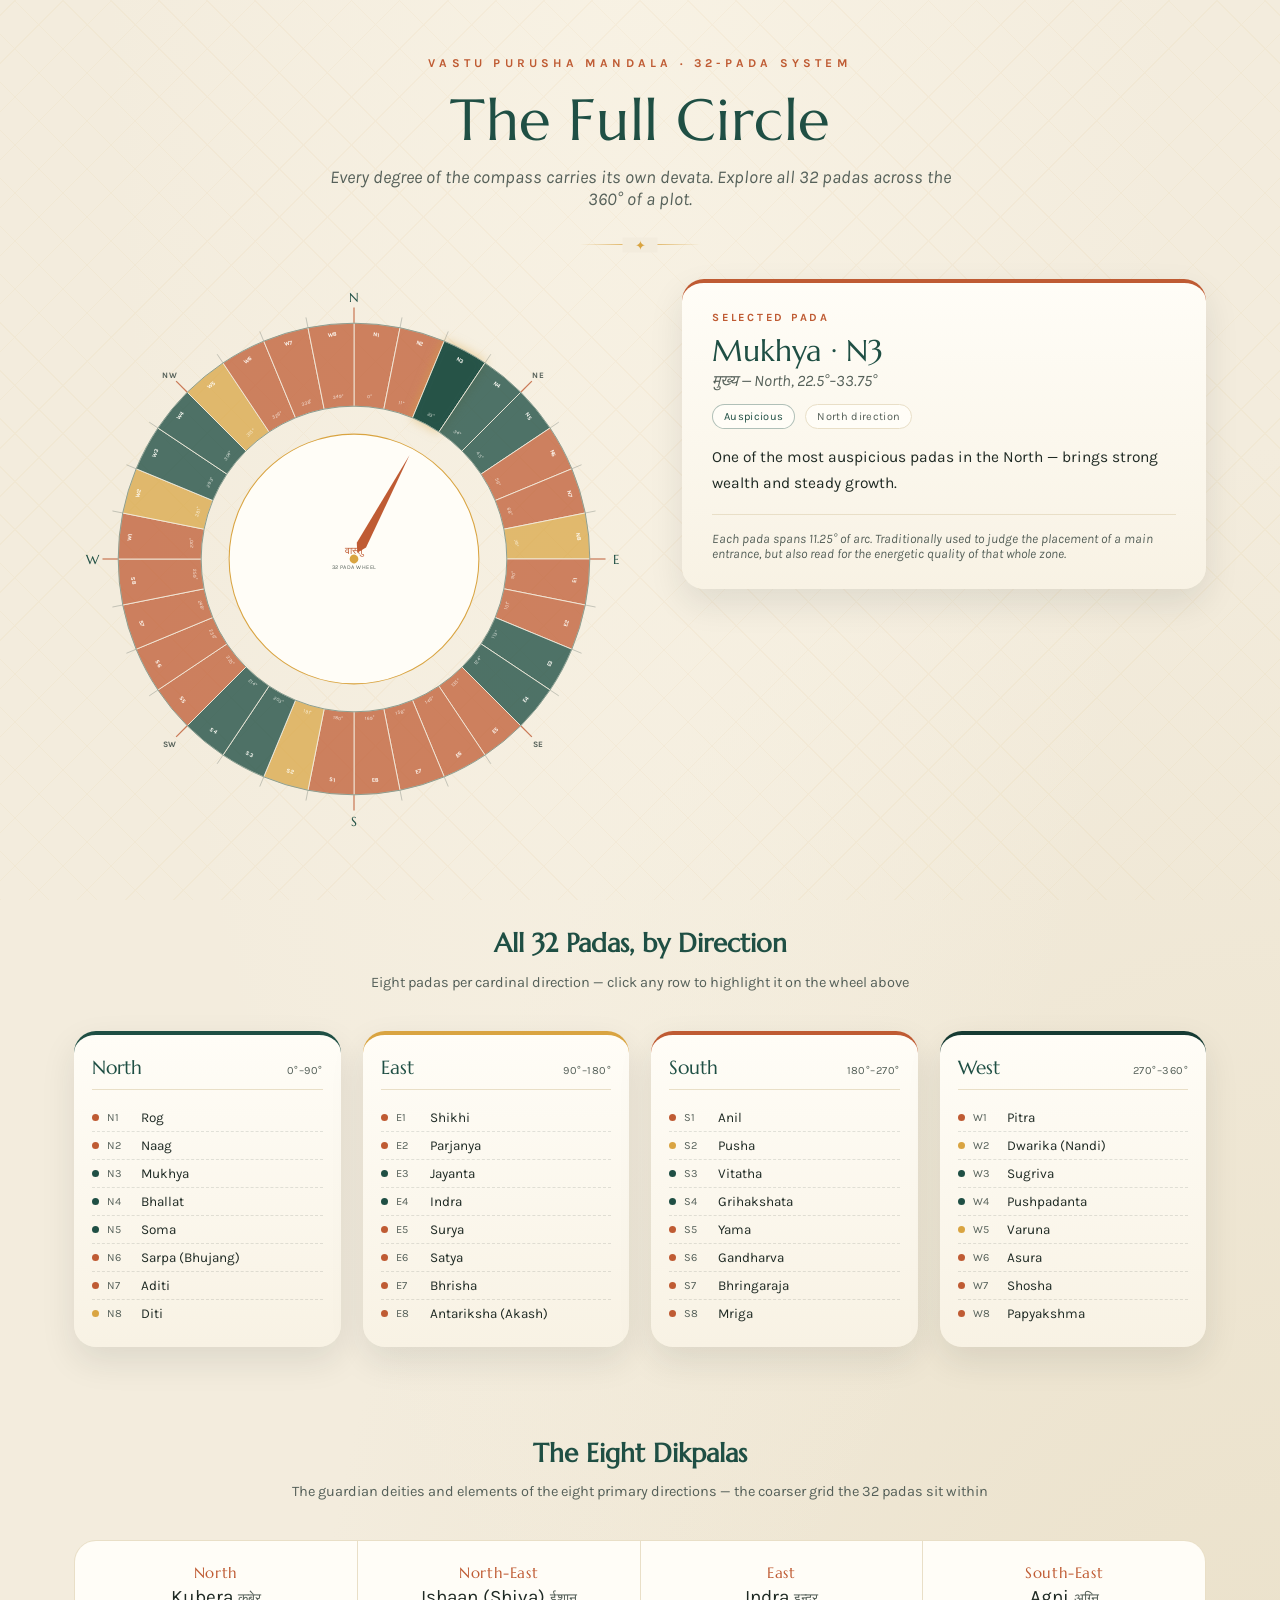
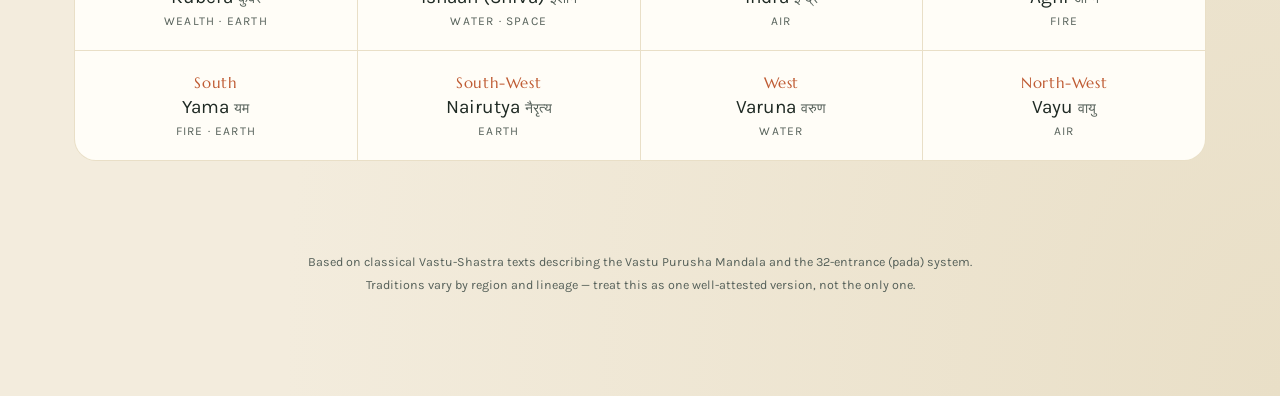
<file: 32_Pada_System.html>
<!DOCTYPE html>
<html lang="en">
<head>
<meta charset="UTF-8">
<meta name="viewport" content="width=device-width, initial-scale=1.0">
<title>The 32 Padas — Vastu Shastra 360° Compass</title>
<link rel="preconnect" href="https://fonts.googleapis.com">
<link href="https://fonts.googleapis.com/css2?family=Marcellus&family=Karla:wght@400;500;600;700&display=swap" rel="stylesheet">
<style>
  :root{
    --ink:#1F2A24;
    --ink-dim:#556059;
    --night:#F3ECDD;
    --night-2:#FFFDF7;
    --night-3:#F8F2E4;
    --gold:#D9A441;
    --gold-soft:#BF5B33;
    --vermilion:#BF5B33;
    --vermilion-soft:#BF5B33;
    --teal:#1F4F44;
    --line:#E9DFC7;
    --good:#1F4F44;
    --bad:#BF5B33;
    --neutral:#D9A441;
  }
  *{box-sizing:border-box;}
  html,body{margin:0;padding:0;}
  body{
    background:
      radial-gradient(ellipse at 50% -10%, var(--night-3) 0%, transparent 60%),
      radial-gradient(ellipse at 100% 100%, var(--line) 0%, transparent 55%),
      var(--night);
    color:var(--ink);
    font-family:'Karla', sans-serif;
    min-height:100vh;
    -webkit-font-smoothing:antialiased;
  }
  .bg-motif{
    position:fixed; inset:0; pointer-events:none; z-index:0; opacity:0.05;
    background-image:
      repeating-linear-gradient(45deg, var(--gold) 0, var(--gold) 1px, transparent 1px, transparent 34px),
      repeating-linear-gradient(-45deg, var(--gold) 0, var(--gold) 1px, transparent 1px, transparent 34px);
  }
  .wrap{position:relative; z-index:1; max-width:1180px; margin:0 auto; padding:56px 24px 100px;}

  header{text-align:center; margin-bottom:8px;}
  .eyebrow{
    font-family:'Karla', sans-serif; letter-spacing:0.35em; text-transform:uppercase;
    font-size:12px; color:var(--gold-soft); font-weight:700; margin-bottom:14px;
  }
  h1{
    font-family:'Marcellus', serif; font-weight:400; font-size:clamp(34px,5vw,58px);
    margin:0 0 10px; color:var(--teal); letter-spacing:0.01em;
  }
  .sub{
    font-family:'Karla', sans-serif; font-style:italic; font-size:18px;
    color:var(--ink-dim); max-width:640px; margin:0 auto 6px;
  }
  .divider{
    width:120px; height:1px; margin:34px auto; background:linear-gradient(90deg, transparent, var(--gold), transparent);
    position:relative;
  }
  .divider::after{
    content:"✦"; position:absolute; left:50%; top:50%; transform:translate(-50%,-50%);
    color:var(--gold); background:var(--night); padding:0 12px; font-size:13px;
  }

  /* ===== layout: compass + side panel ===== */
  .stage{
    display:grid; grid-template-columns:minmax(360px,560px) 1fr; gap:48px; align-items:start;
    margin-top:20px;
  }
  @media (max-width:920px){ .stage{grid-template-columns:1fr;} }

  .compass-frame{
    position:relative; display:flex; align-items:center; justify-content:center;
    padding:18px;
  }
  .compass-frame svg{width:100%; height:auto; overflow:visible;}

  .pada-seg{ cursor:pointer; stroke:var(--night); stroke-width:1; transition:opacity .15s ease, filter .15s ease; }
  .pada-seg.good{ fill:var(--good); fill-opacity:0.78; }
  .pada-seg.bad{ fill:var(--bad); fill-opacity:0.75; }
  .pada-seg.neutral{ fill:var(--neutral); fill-opacity:0.72; }
  .pada-seg:hover, .pada-seg.active{ fill-opacity:0.96; filter:drop-shadow(0 0 6px rgba(217,164,65,0.55)); }

  .cardinal-ring{ fill:none; stroke:var(--teal); stroke-opacity:0.55; }
  .deg-tick{ stroke:var(--ink-dim); stroke-opacity:0.35; }
  .deg-tick.major{ stroke:var(--gold-soft); stroke-opacity:0.8; stroke-width:1.4; }

  .cardinal-label{
    font-family:'Marcellus', serif; fill:var(--teal); font-size:15px; text-anchor:middle;
  }
  .ordinal-label{
    font-family:'Karla', sans-serif; font-weight:700; fill:var(--ink-dim); font-size:9.5px; text-anchor:middle; letter-spacing:0.06em;
  }
  .pada-label{
    font-family:'Karla', sans-serif; font-size:6.6px; fill:var(--night-2); text-anchor:middle; font-weight:700; pointer-events:none;
  }
  .deg-label{
    font-family:'Karla', sans-serif; font-size:5.6px; fill:var(--night-2); opacity:0.85; text-anchor:middle; pointer-events:none;
  }

  .compass-core{ fill:var(--night-2); stroke:var(--gold); stroke-width:1.2; }
  .core-text{ font-family:'Marcellus', serif; fill:var(--gold-soft); font-size:12px; text-anchor:middle; }
  .core-sub{ font-family:'Karla', sans-serif; fill:var(--ink-dim); font-size:6.5px; text-anchor:middle; letter-spacing:0.08em; }

  .needle{ transform-origin:300px 300px; transition:transform .6s cubic-bezier(.2,.8,.2,1); }
  .needle path{ fill:var(--vermilion-soft); }
  .needle circle{ fill:var(--gold); }

  /* ===== side detail panel ===== */
  .panel{
    background:linear-gradient(180deg, var(--night-2), var(--night-3));
    border-top:4px solid var(--gold-soft); border-radius:22px; padding:28px 30px;
    box-shadow:0 14px 34px rgba(31, 42, 36, 0.10);
    position:sticky; top:24px;
  }
  .panel-eyebrow{ font-size:11px; letter-spacing:0.25em; text-transform:uppercase; color:var(--gold-soft); font-weight:700; }
  .panel-name{ font-family:'Marcellus', serif; font-size:30px; margin:8px 0 2px; color:var(--teal); }
  .panel-deva{ font-family:'Karla', sans-serif; font-style:italic; color:var(--ink-dim); font-size:16px; margin-bottom:14px;}
  .panel-meta{ display:flex; gap:10px; flex-wrap:wrap; margin-bottom:16px; }
  .chip{
    font-size:11px; padding:5px 11px; border-radius:20px; border:1px solid var(--line);
    color:var(--ink-dim); letter-spacing:0.03em; background:var(--night-2);
  }
  .chip.good{ color:var(--teal); border-color:rgba(31,79,68,0.35); }
  .chip.bad{ color:var(--gold-soft); border-color:rgba(191,91,51,0.35); }
  .panel-desc{ font-size:15.5px; line-height:1.65; color:var(--ink); font-weight:400; }
  .panel-hint{ font-size:13px; color:var(--ink-dim); margin-top:18px; padding-top:16px; border-top:1px solid var(--line); font-style:italic; font-family:'Karla', sans-serif; }

  /* ===== legend rows below ===== */
  .legend-title{
    font-family:'Marcellus', serif; font-size:26px; text-align:center; margin:88px 0 8px; color:var(--teal);
  }
  .legend-sub{ text-align:center; color:var(--ink-dim); font-size:14.5px; margin-bottom:40px; }

  .quadrants{ display:grid; grid-template-columns:repeat(4,1fr); gap:22px; }
  @media (max-width:900px){ .quadrants{grid-template-columns:repeat(2,1fr);} }
  @media (max-width:520px){ .quadrants{grid-template-columns:1fr;} }

  .quad-card{
    background:linear-gradient(180deg, var(--night-2), var(--night-3));
    border-top:4px solid var(--teal); border-radius:22px; padding:20px 18px;
    box-shadow:0 14px 34px rgba(31, 42, 36, 0.10);
  }
  .quad-card:nth-child(2){ border-top-color:var(--gold); }
  .quad-card:nth-child(3){ border-top-color:var(--gold-soft); }
  .quad-card:nth-child(4){ border-top-color:#163B33; }
  .quad-head{ display:flex; align-items:baseline; justify-content:space-between; margin-bottom:14px; border-bottom:1px solid var(--line); padding-bottom:10px;}
  .quad-dir{ font-family:'Marcellus', serif; font-size:19px; color:var(--teal); }
  .quad-deg{ font-size:11px; color:var(--ink-dim); letter-spacing:0.04em; }
  .pada-row{
    display:flex; align-items:center; gap:8px; padding:6px 0; font-size:13.5px;
    border-bottom:1px dashed rgba(31,42,36,0.12); cursor:pointer;
  }
  .pada-row:last-child{ border-bottom:none; }
  .pada-row:hover{ color:var(--gold-soft); }
  .dot{ width:7px; height:7px; border-radius:50%; flex:none; }
  .dot.good{ background:var(--good); }
  .dot.bad{ background:var(--bad); }
  .dot.neutral{ background:var(--neutral); }
  .pada-row .code{ color:var(--ink-dim); font-size:11px; width:26px; flex:none; }
  .pada-row .nm{ flex:1; }

  /* ===== ashta dikpala strip ===== */
  .dikpala-title{ font-family:'Marcellus', serif; font-size:26px; text-align:center; margin:90px 0 8px; color:var(--teal); }
  .dik-grid{ display:grid; grid-template-columns:repeat(4,1fr); gap:1px; background:var(--line); margin-top:36px; border:1px solid var(--line); border-radius:22px; overflow:hidden; }
  @media (max-width:760px){ .dik-grid{grid-template-columns:repeat(2,1fr);} }
  .dik-cell{ background:var(--night-2); padding:22px 18px; text-align:center; }
  .dik-dir{ font-family:'Marcellus', serif; color:var(--gold-soft); font-size:15px; letter-spacing:0.04em; margin-bottom:4px;}
  .dik-deity{ font-size:19px; margin-bottom:6px; color:var(--ink); }
  .dik-el{ font-size:12px; color:var(--ink-dim); text-transform:uppercase; letter-spacing:0.1em; }

  footer{ text-align:center; margin-top:90px; color:var(--ink-dim); font-size:12.5px; line-height:1.8; }
  footer a{ color:var(--gold-soft); text-decoration:none; }
</style>
</head>
<body>
<div class="bg-motif"></div>
<div class="wrap">

  <header>
    <div class="eyebrow">Vastu Purusha Mandala · 32-Pada System</div>
    <h1>The Full Circle</h1>
    <p class="sub">Every degree of the compass carries its own devata. Explore all 32 padas across the 360° of a plot.</p>
  </header>

  <div class="divider"></div>

  <section class="stage">
    <div class="compass-frame">
      <svg id="compassSvg" viewBox="0 0 600 600" role="img" aria-label="360 degree, 32 pada Vastu compass"></svg>
    </div>

    <aside class="panel" id="panel">
      <div class="panel-eyebrow">Selected Pada</div>
      <div class="panel-name" id="panelName">Tap a segment</div>
      <div class="panel-deva" id="panelSanskrit">—</div>
      <div class="panel-meta" id="panelMeta"></div>
      <p class="panel-desc" id="panelDesc">Click or hover any of the 32 wedges on the wheel — or a row in the lists below — to see what that zone governs, based on classical 32-entrance (32-pada) Vastu tradition.</p>
      <div class="panel-hint">Each pada spans 11.25° of arc. Traditionally used to judge the placement of a main entrance, but also read for the energetic quality of that whole zone.</div>
    </aside>
  </section>

  <h2 class="legend-title">All 32 Padas, by Direction</h2>
  <p class="legend-sub">Eight padas per cardinal direction — click any row to highlight it on the wheel above</p>

  <div class="quadrants" id="quadrants"></div>

  <h2 class="dikpala-title">The Eight Dikpalas</h2>
  <p class="legend-sub">The guardian deities and elements of the eight primary directions — the coarser grid the 32 padas sit within</p>
  <div class="dik-grid" id="dikGrid"></div>

  <footer>
    Based on classical Vastu-Shastra texts describing the Vastu Purusha Mandala and the 32-entrance (pada) system.<br>
    Traditions vary by region and lineage — treat this as one well-attested version, not the only one.
  </footer>
</div>

<script>
/* ===================== DATA ===================== */
// 32 padas, clockwise from due North (0°), 11.25° each.
// auspicious: "good" | "bad" | "neutral"
const PADAS = [
  // NORTH (337.5–360 / 0–22.5 spans N8..N1 depending on convention;
  // here N1 starts just clockwise of true North and N8 ends at NE)
  {code:"N1", dir:"North", name:"Rog", sanskrit:"रोग", start:0,   auspicious:"bad",  desc:"Associated with fear, illness and insecurity. Best avoided for a main entrance."},
  {code:"N2", dir:"North", name:"Naag", sanskrit:"नाग", start:11.25, auspicious:"bad",  desc:"Linked to hidden enemies and recurring conflict within the household."},
  {code:"N3", dir:"North", name:"Mukhya", sanskrit:"मुख्य", start:22.5, auspicious:"good", desc:"One of the most auspicious padas in the North — brings strong wealth and steady growth."},
  {code:"N4", dir:"North", name:"Bhallat", sanskrit:"भल्लाट", start:33.75, auspicious:"good", desc:"Favours property gains, inheritance and long-term financial stability."},
  {code:"N5", dir:"North", name:"Soma", sanskrit:"सोम", start:45,   auspicious:"good", desc:"A calm, contemplative energy — supports spiritual practice and a peaceful household. Sits at the North-East junction."},
  {code:"N6", dir:"North", name:"Sarpa (Bhujang)", sanskrit:"सर्प", start:56.25, auspicious:"bad", desc:"Traditionally linked to arguments, particularly disputes involving a son."},
  {code:"N7", dir:"North", name:"Aditi", sanskrit:"अदिति", start:67.5, auspicious:"bad", desc:"May bring difficulties affecting the women of the household."},
  {code:"N8", dir:"North", name:"Diti", sanskrit:"दिति", start:78.75, auspicious:"neutral", desc:"Supports savings and accumulation, though considered milder than N3–N5."},

  // EAST
  {code:"E1", dir:"East", name:"Shikhi", sanskrit:"शिखी", start:90, auspicious:"bad", desc:"Governed by fire energy — associated with accidents and financial loss if the entrance falls here."},
  {code:"E2", dir:"East", name:"Parjanya", sanskrit:"पर्जन्य", start:101.25, auspicious:"bad", desc:"Linked to wasteful expenditure and an imbalance in household finances."},
  {code:"E3", dir:"East", name:"Jayanta", sanskrit:"जयन्त", start:112.5, auspicious:"good", desc:"One of the most celebrated padas of the entire wheel — wealth, victory and a strong public reputation."},
  {code:"E4", dir:"East", name:"Indra", sanskrit:"इन्द्र", start:123.75, auspicious:"good", desc:"Ruled by the king of the devas — favours authority, government connections and prestige."},
  {code:"E5", dir:"East", name:"Surya", sanskrit:"सूर्य", start:135, auspicious:"bad", desc:"An intense, fiery pada tied to aggression and impulsive decisions. Sits at the South-East junction."},
  {code:"E6", dir:"East", name:"Satya", sanskrit:"सत्य", start:146.25, auspicious:"bad", desc:"Believed to encourage dishonesty and unreliable commitments."},
  {code:"E7", dir:"East", name:"Bhrisha", sanskrit:"भृश", start:157.5, auspicious:"bad", desc:"Associated with insensitivity toward others and trouble from rivals."},
  {code:"E8", dir:"East", name:"Antariksha (Akash)", sanskrit:"अन्तरिक्ष", start:168.75, auspicious:"bad", desc:"Linked to accidents, illness and theft — avoided for main gates."},

  // SOUTH
  {code:"S1", dir:"South", name:"Anil", sanskrit:"अनिल", start:180, auspicious:"bad", desc:"May bring difficulty for a male child and tension between parent and son."},
  {code:"S2", dir:"South", name:"Pusha", sanskrit:"पूषा", start:191.25, auspicious:"neutral", desc:"Can support career growth for salaried professionals, though family friction is possible."},
  {code:"S3", dir:"South", name:"Vitatha", sanskrit:"वितथ", start:202.5, auspicious:"good", desc:"Brings prosperity and the ability to see tasks through to completion."},
  {code:"S4", dir:"South", name:"Grihakshata", sanskrit:"गृहक्षत", start:213.75, auspicious:"good", desc:"One of the strongest South-facing padas — fame, financial stability, well suited to public-facing careers."},
  {code:"S5", dir:"South", name:"Yama", sanskrit:"यम", start:225, auspicious:"bad", desc:"Tied to debt and financial loss. Sits at the South-West junction."},
  {code:"S6", dir:"South", name:"Gandharva", sanskrit:"गन्धर्व", start:236.25, auspicious:"bad", desc:"Associated with humiliation, poverty and reputational loss."},
  {code:"S7", dir:"South", name:"Bhringaraja", sanskrit:"भृङ्गराज", start:247.5, auspicious:"bad", desc:"Effort tends to go unrewarded — wasted labour and stalled progress."},
  {code:"S8", dir:"South", name:"Mriga", sanskrit:"मृग", start:258.75, auspicious:"bad", desc:"Considered one of the most difficult padas — isolation and heavy loss."},

  // WEST
  {code:"W1", dir:"West", name:"Pitra", sanskrit:"पितृ", start:270, auspicious:"bad", desc:"Linked to financial hardship and a shortened sense of vitality in the home."},
  {code:"W2", dir:"West", name:"Dwarika (Nandi)", sanskrit:"द्वारिक", start:281.25, auspicious:"neutral", desc:"A transitional pada — outcomes are said to depend heavily on surrounding factors."},
  {code:"W3", dir:"West", name:"Sugriva", sanskrit:"सुग्रीव", start:292.5, auspicious:"good", desc:"A favoured West-facing pada — supports rapid wealth growth."},
  {code:"W4", dir:"West", name:"Pushpadanta", sanskrit:"पुष्पदन्त", start:303.75, auspicious:"good", desc:"Brings prosperity and an overall smooth, settled life. Sits at the North-West junction."},
  {code:"W5", dir:"West", name:"Varuna", sanskrit:"वरुण", start:315, auspicious:"neutral", desc:"Ruled by the lord of waters — can bring gains alongside a tendency toward minor illness."},
  {code:"W6", dir:"West", name:"Asura", sanskrit:"असुर", start:326.25, auspicious:"bad", desc:"Associated with conflict involving authority or officialdom."},
  {code:"W7", dir:"West", name:"Shosha", sanskrit:"शोष", start:337.5, auspicious:"bad", desc:"Linked to draining finances alongside recurring minor ailments."},
  {code:"W8", dir:"West", name:"Papyakshma", sanskrit:"पाप्यक्ष्मा", start:348.75, auspicious:"bad", desc:"Considered inauspicious — associated with guilt, illness and accumulated misfortune."},
];
const STEP = 11.25;

const DIKPALAS = [
  {dir:"North", deity:"Kubera", sanskrit:"कुबेर", el:"Wealth · Earth"},
  {dir:"North-East", deity:"Ishaan (Shiva)", sanskrit:"ईशान", el:"Water · Space"},
  {dir:"East", deity:"Indra", sanskrit:"इन्द्र", el:"Air"},
  {dir:"South-East", deity:"Agni", sanskrit:"अग्नि", el:"Fire"},
  {dir:"South", deity:"Yama", sanskrit:"यम", el:"Fire · Earth"},
  {dir:"South-West", deity:"Nairutya", sanskrit:"नैरृत्य", el:"Earth"},
  {dir:"West", deity:"Varuna", sanskrit:"वरुण", el:"Water"},
  {dir:"North-West", deity:"Vayu", sanskrit:"वायु", el:"Air"},
];

/* ===================== GEOMETRY HELPERS ===================== */
const CX = 300, CY = 300;
const R_OUTER = 270, R_INNER = 175, R_TICK_OUT = 282, R_CARD_LABEL = 300, R_ORD_LABEL = 296;

function polar(r, deg){
  const rad = (deg - 90) * Math.PI/180; // 0deg = North (up)
  return [CX + r*Math.cos(rad), CY + r*Math.sin(rad)];
}
function arcPath(rOuter, rInner, a0, a1){
  const [x0,y0] = polar(rOuter, a0);
  const [x1,y1] = polar(rOuter, a1);
  const [x2,y2] = polar(rInner, a1);
  const [x3,y3] = polar(rInner, a0);
  const large = (a1-a0) > 180 ? 1 : 0;
  return `M ${x0} ${y0} A ${rOuter} ${rOuter} 0 ${large} 1 ${x1} ${y1} L ${x2} ${y2} A ${rInner} ${rInner} 0 ${large} 0 ${x3} ${y3} Z`;
}

/* ===================== BUILD SVG ===================== */
const svg = document.getElementById('compassSvg');
let svgHTML = '';

// degree ticks
for(let d=0; d<360; d+=STEP){
  const major = d % 45 === 0;
  const [x1,y1] = polar(R_OUTER, d);
  const [x2,y2] = polar(major ? R_TICK_OUT+6 : R_TICK_OUT, d);
  svgHTML += `<line class="deg-tick${major?' major':''}" x1="${x1}" y1="${y1}" x2="${x2}" y2="${y2}"/>`;
}

// pada wedges
PADAS.forEach((p,i) => {
  const a0 = p.start, a1 = p.start + STEP;
  const mid = a0 + STEP/2;
  const [lx,ly] = polar((R_OUTER+R_INNER)/2, mid);
  svgHTML += `<path class="pada-seg ${p.auspicious}" data-idx="${i}" d="${arcPath(R_OUTER,R_INNER,a0,a1)}"></path>`;
});

// degree number labels (every pada start) + pada code labels, added after wedges so they sit on top
PADAS.forEach((p,i) => {
  const mid = p.start + STEP/2;
  const [lx,ly] = polar(R_OUTER-14, mid);
  const [dx,dy] = polar(R_INNER+10, mid);
  const rot = mid > 90 && mid < 270 ? mid + 180 : mid;
  svgHTML += `<text class="pada-label" data-idx="${i}" x="${lx}" y="${ly}" transform="rotate(${rot} ${lx} ${ly})">${p.code}</text>`;
  svgHTML += `<text class="deg-label" x="${dx}" y="${dy}" transform="rotate(${rot} ${dx} ${dy})">${Math.round(p.start)}°</text>`;
});

// outer ring + inner ring
svgHTML += `<circle class="cardinal-ring" cx="${CX}" cy="${CY}" r="${R_OUTER}"/>`;
svgHTML += `<circle class="cardinal-ring" cx="${CX}" cy="${CY}" r="${R_INNER}"/>`;

// cardinal + ordinal labels
const CARDS = [["N",0],["E",90],["S",180],["W",270]];
const ORDS = [["NE",45],["SE",135],["SW",225],["NW",315]];
CARDS.forEach(([lbl,deg])=>{
  const [x,y] = polar(R_CARD_LABEL, deg);
  svgHTML += `<text class="cardinal-label" x="${x}" y="${y+6}">${lbl}</text>`;
});
ORDS.forEach(([lbl,deg])=>{
  const [x,y] = polar(R_ORD_LABEL+2, deg);
  svgHTML += `<text class="ordinal-label" x="${x}" y="${y+4}">${lbl}</text>`;
});

// core
svgHTML += `<circle class="compass-core" cx="${CX}" cy="${CY}" r="${R_INNER-32}"/>`;
svgHTML += `<text class="core-text" x="${CX}" y="${CY-6}">वास्तु</text>`;
svgHTML += `<text class="core-sub" x="${CX}" y="${CY+12}">32 PADA WHEEL</text>`;

// needle (decorative, points to selected pada)
svgHTML += `<g class="needle" id="needle">
  <path d="M ${CX} ${CY-(R_INNER-40)} L ${CX-6} ${CY-18} L ${CX} ${CY-8} L ${CX+6} ${CY-18} Z"/>
  <circle cx="${CX}" cy="${CY}" r="5"/>
</g>`;

svg.innerHTML = svgHTML;

/* ===================== INTERACTIVITY ===================== */
const panelName = document.getElementById('panelName');
const panelSanskrit = document.getElementById('panelSanskrit');
const panelMeta = document.getElementById('panelMeta');
const panelDesc = document.getElementById('panelDesc');
const needle = document.getElementById('needle');

function selectPada(idx, {rotate=true} = {}){
  document.querySelectorAll('.pada-seg').forEach(el => el.classList.remove('active'));
  const seg = svg.querySelector(`.pada-seg[data-idx="${idx}"]`);
  if(seg) seg.classList.add('active');

  const p = PADAS[idx];
  panelName.textContent = `${p.name}  ·  ${p.code}`;
  panelSanskrit.textContent = `${p.sanskrit}  —  ${p.dir}, ${p.start}°–${p.start+STEP}°`;
  panelMeta.innerHTML = `
    <span class="chip ${p.auspicious}">${p.auspicious === 'good' ? 'Auspicious' : p.auspicious === 'bad' ? 'Inauspicious' : 'Mixed / Neutral'}</span>
    <span class="chip">${p.dir} direction</span>`;
  panelDesc.textContent = p.desc;

  if(rotate){
    const mid = p.start + STEP/2;
    needle.style.transform = `rotate(${mid}deg)`;
  }
  document.querySelectorAll('.pada-row').forEach(r => r.classList.toggle('active', Number(r.dataset.idx) === idx));
}

svg.addEventListener('click', (e) => {
  const seg = e.target.closest('.pada-seg');
  if(!seg) return;
  selectPada(Number(seg.dataset.idx));
});
svg.addEventListener('mouseover', (e) => {
  const seg = e.target.closest('.pada-seg');
  if(!seg) return;
  selectPada(Number(seg.dataset.idx), {rotate:false});
});

/* ===================== SIDE LISTS ===================== */
const quadrants = document.getElementById('quadrants');
const dirGroups = ["North","East","South","West"];
dirGroups.forEach(dir => {
  const items = PADAS.map((p,i)=>({...p, idx:i})).filter(p => p.dir === dir);
  const first = items[0], last = items[items.length-1];
  const card = document.createElement('div');
  card.className = 'quad-card';
  card.innerHTML = `
    <div class="quad-head">
      <div class="quad-dir">${dir}</div>
      <div class="quad-deg">${first.start}°–${last.start+STEP}°</div>
    </div>
    ${items.map(p => `
      <div class="pada-row" data-idx="${p.idx}">
        <span class="dot ${p.auspicious}"></span>
        <span class="code">${p.code}</span>
        <span class="nm">${p.name}</span>
      </div>`).join('')}
  `;
  quadrants.appendChild(card);
});
quadrants.addEventListener('click', (e) => {
  const row = e.target.closest('.pada-row');
  if(!row) return;
  selectPada(Number(row.dataset.idx));
  document.getElementById('compassSvg').scrollIntoView({behavior:'smooth', block:'center'});
});

/* ===================== DIKPALA STRIP ===================== */
const dikGrid = document.getElementById('dikGrid');
DIKPALAS.forEach(d => {
  const cell = document.createElement('div');
  cell.className = 'dik-cell';
  cell.innerHTML = `
    <div class="dik-dir">${d.dir}</div>
    <div class="dik-deity">${d.deity} <span style="color:var(--ink-dim); font-size:14px;">${d.sanskrit}</span></div>
    <div class="dik-el">${d.el}</div>
  `;
  dikGrid.appendChild(cell);
});

// initial state
selectPada(2, {rotate:true}); // Mukhya, N3 — auspicious opener
</script>
</body>
</html>
</file>
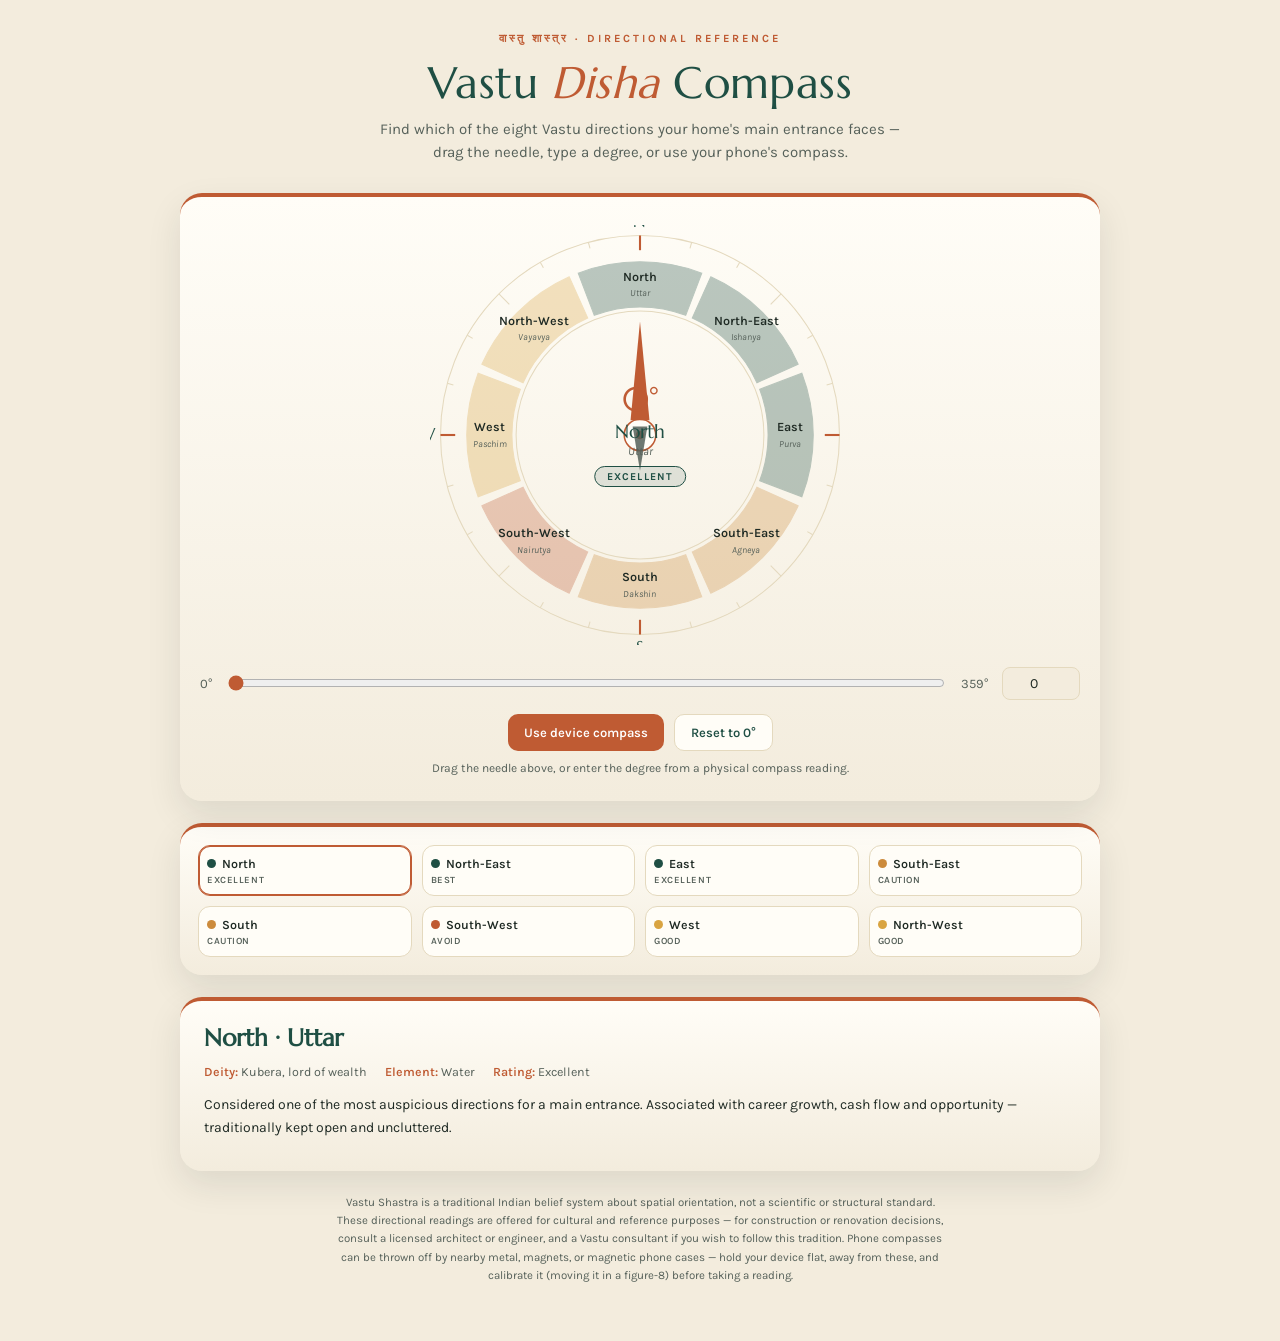
<file: compass.html>
<!DOCTYPE html>
<html lang="en">
<head>
<meta charset="UTF-8">
<meta name="viewport" content="width=device-width, initial-scale=1.0">
<title>Vastu Disha — Entrance Direction Compass</title>
<link rel="preconnect" href="https://fonts.googleapis.com">
<link href="https://fonts.googleapis.com/css2?family=Marcellus&family=Karla:wght@400;500;600;700&display=swap" rel="stylesheet">
<style>
  :root{
    --indigo-0:#F3ECDD;
    --indigo-1:#FFFDF7;
    --indigo-2:#F3ECDD;
    --gold:#D9A441;
    --gold-soft:#BF5B33;
    --cream:#1F2A24;
    --teal:#1F4F44;
    --amber:#CC8B3C;
    --vermillion:#BF5B33;
    --muted:#556059;
    --hairline:#E4D9BE;
  }
  *{box-sizing:border-box;}
  html,body{margin:0;padding:0;}
  body{
    background:
      radial-gradient(circle at 50% -10%, var(--indigo-2) 0%, var(--indigo-0) 55%),
      var(--indigo-0);
    color:var(--cream);
    font-family:'Karla',sans-serif;
    min-height:100vh;
    padding:32px 16px 56px;
  }
  .wrap{max-width:920px;margin:0 auto;}

  header{text-align:center;margin-bottom:28px;}
  .eyebrow{
    font-family:'Karla',sans-serif;
    letter-spacing:.28em;
    text-transform:uppercase;
    font-size:11px;
    color:var(--gold-soft);
    font-weight:700;
    margin-bottom:10px;
  }
  h1{
    font-family:'Marcellus',serif;
    font-weight:400;
    font-size:44px;
    margin:0 0 8px;
    color:var(--teal);
    letter-spacing:.01em;
  }
  h1 span{color:var(--gold-soft);font-style:italic;}
  header p{
    font-size:15px;
    color:var(--muted);
    max-width:520px;
    margin:0 auto;
    line-height:1.55;
  }

  .card{
    background:linear-gradient(180deg, var(--indigo-1), var(--indigo-2));
    border-top:4px solid var(--gold-soft);
    border-radius:22px;
    box-shadow:0 14px 34px rgba(31, 42, 36, 0.10);
  }

  .compass-card{
    padding:28px 20px 24px;
    margin-bottom:22px;
    position:relative;
  }

  .dial-stage{
    position:relative;
    width:min(100%,420px);
    margin:0 auto;
    aspect-ratio:1/1;
    touch-action:none;
    cursor:grab;
  }
  .dial-stage:active{cursor:grabbing;}
  svg#dial{width:100%;height:100%;display:block;user-select:none;}

  .readout{
    position:absolute;
    top:50%;left:50%;
    transform:translate(-50%,-50%);
    text-align:center;
    pointer-events:none;
    width:58%;
  }
  .readout .deg{
    font-family:'Marcellus',cursive;
    font-size:clamp(26px,7vw,34px);
    color:var(--gold-soft);
    line-height:1;
  }
  .readout .dirname{
    font-family:'Marcellus',serif;
    font-weight:400;
    font-size:clamp(15px,4vw,19px);
    margin-top:2px;
    color:var(--teal);
  }
  .readout .sanskrit{
    font-family:'Karla',sans-serif;
    font-style:italic;
    font-size:11.5px;
    color:var(--muted);
    margin-top:1px;
  }

  .badge{
    display:inline-block;
    margin-top:8px;
    padding:3px 12px;
    border-radius:999px;
    font-size:10.5px;
    letter-spacing:.1em;
    text-transform:uppercase;
    font-weight:700;
  }
  .badge.excellent{background:rgba(31,79,68,.12);color:var(--teal);border:1px solid var(--teal);}
  .badge.good{background:rgba(217,164,65,.18);color:#8a6220;border:1px solid var(--gold);}
  .badge.caution{background:rgba(204,139,60,.16);color:#8a5a1f;border:1px solid var(--amber);}
  .badge.avoid{background:rgba(191,91,51,.14);color:var(--gold-soft);border:1px solid var(--vermillion);}

  .controls{
    display:flex;flex-wrap:wrap;gap:14px;
    align-items:center;justify-content:center;
    margin-top:22px;
  }
  .controls input[type=range]{
    flex:1 1 200px;
    accent-color:var(--gold-soft);
  }
  .controls input[type=number]{
    width:78px;
    background:var(--indigo-0);
    border:1px solid var(--hairline);
    color:var(--cream);
    border-radius:8px;
    padding:7px 8px;
    font-family:'Karla',sans-serif;
    font-size:14px;
    text-align:center;
  }
  .controls .unit{color:var(--muted);font-size:13px;}

  button{
    font-family:'Karla',sans-serif;
    font-weight:600;
    font-size:13px;
    border-radius:10px;
    padding:10px 16px;
    border:1px solid var(--hairline);
    background:var(--indigo-1);
    color:var(--teal);
    cursor:pointer;
    transition:border-color .15s ease, transform .1s ease;
  }
  button:hover{border-color:var(--gold-soft);}
  button:active{transform:scale(.97);}
  button.primary{
    background:var(--gold-soft);
    color:#fff;
    border:none;
  }
  button.primary:hover{background:var(--gold);}
  .btn-row{display:flex;gap:10px;justify-content:center;flex-wrap:wrap;margin-top:14px;}
  #compassStatus{
    text-align:center;
    font-size:12px;
    color:var(--muted);
    margin-top:10px;
    min-height:16px;
  }

  .legend{
    display:grid;
    grid-template-columns:repeat(4,1fr);
    gap:10px;
    padding:18px;
    margin-bottom:22px;
  }
  .legend button.zonecard{
    background:var(--indigo-1);
    border:1px solid var(--hairline);
    border-radius:12px;
    padding:10px 8px;
    text-align:left;
    cursor:pointer;
    color:var(--cream);
  }
  .legend button.zonecard.active{border-color:var(--gold-soft);box-shadow:0 0 0 1px var(--gold-soft) inset;}
  .zonecard .dot{width:9px;height:9px;border-radius:50%;display:inline-block;margin-right:6px;}
  .zonecard .zname{font-weight:600;font-size:12.5px;}
  .zonecard .ztag{font-size:9.5px;text-transform:uppercase;letter-spacing:.06em;color:var(--muted);display:block;margin-top:3px;}

  .detail{padding:22px 24px;margin-bottom:22px;}
  .detail h2{
    font-family:'Marcellus',serif;
    font-size:24px;margin:0 0 4px;color:var(--teal);
  }
  .detail .meta{display:flex;gap:18px;flex-wrap:wrap;margin:12px 0 14px;font-size:12.5px;color:var(--muted);}
  .detail .meta b{color:var(--gold-soft);font-weight:600;}
  .detail p{font-size:14px;line-height:1.65;color:var(--cream);margin:0 0 10px;}
  .detail .remedy{
    font-size:13px;
    line-height:1.6;
    color:#8a5a1f;
    background:rgba(217,164,65,.12);
    border-left:2px solid var(--gold);
    padding:10px 14px;
    border-radius:0 8px 8px 0;
  }

  footer{
    font-size:11.5px;
    color:var(--muted);
    line-height:1.6;
    text-align:center;
    max-width:640px;
    margin:0 auto;
    padding:0 12px;
  }

  @media (max-width:560px){
    .legend{grid-template-columns:repeat(2,1fr);}
    h1{font-size:32px;}
  }
</style>
</head>
<body>
<div class="wrap">

  <header>
    <div class="eyebrow">वास्तु शास्त्र · Directional Reference</div>
    <h1>Vastu <span>Disha</span> Compass</h1>
    <p>Find which of the eight Vastu directions your home's main entrance faces — drag the needle, type a degree, or use your phone's compass.</p>
  </header>

  <div class="card compass-card">
    <div class="dial-stage" id="dialStage">
      <svg id="dial" viewBox="0 0 400 400"></svg>
      <div class="readout">
        <div class="deg" id="degLabel">0°</div>
        <div class="dirname" id="nameLabel">North</div>
        <div class="sanskrit" id="sanskritLabel">Uttar</div>
        <div id="badgeLabel"></div>
      </div>
    </div>

    <div class="controls">
      <span class="unit">0°</span>
      <input type="range" id="slider" min="0" max="359" step="1" value="0">
      <span class="unit">359°</span>
      <input type="number" id="degInput" min="0" max="359" value="0">
    </div>

    <div class="btn-row">
      <button class="primary" id="liveBtn">Use device compass</button>
      <button id="resetBtn">Reset to 0°</button>
    </div>
    <div id="compassStatus">Drag the needle above, or enter the degree from a physical compass reading.</div>
  </div>

  <div class="card legend" id="legend"></div>

  <div class="card detail">
    <h2 id="detailName">North · Uttar</h2>
    <div class="meta">
      <span><b>Deity:</b> <span id="detailDeity"></span></span>
      <span><b>Element:</b> <span id="detailElement"></span></span>
      <span><b>Rating:</b> <span id="detailRating"></span></span>
    </div>
    <p id="detailDesc"></p>
    <div class="remedy" id="detailRemedy" style="display:none;"></div>
  </div>

  <footer>
    Vastu Shastra is a traditional Indian belief system about spatial orientation, not a scientific or structural standard. These directional readings are offered for cultural and reference purposes — for construction or renovation decisions, consult a licensed architect or engineer, and a Vastu consultant if you wish to follow this tradition. Phone compasses can be thrown off by nearby metal, magnets, or magnetic phone cases — hold your device flat, away from these, and calibrate it (moving it in a figure-8) before taking a reading.
  </footer>
</div>

<script>
(function(){
  const zones = [
    { name:"North", sanskrit:"Uttar", center:0, deity:"Kubera, lord of wealth", element:"Water",
      rating:"excellent", ratingLabel:"Excellent",
      desc:"Considered one of the most auspicious directions for a main entrance. Associated with career growth, cash flow and opportunity — traditionally kept open and uncluttered.",
      remedy:null },
    { name:"North-East", sanskrit:"Ishanya", center:45, deity:"Ishaan (a form of Shiva)", element:"Water & Space",
      rating:"excellent", ratingLabel:"Best",
      desc:"Regarded as the most sacred zone in classical Vastu — the meeting point of two positive elements. A door here is considered ideal for spiritual wellbeing, clarity and overall prosperity.",
      remedy:null },
    { name:"East", sanskrit:"Purva", center:90, deity:"Indra, king of the gods", element:"Air",
      rating:"excellent", ratingLabel:"Excellent",
      desc:"Faces the rising sun, so it's linked with health, vitality and fresh starts. A widely favoured direction for entrances in traditional planning.",
      remedy:null },
    { name:"South-East", sanskrit:"Agneya", center:135, deity:"Agni, god of fire", element:"Fire",
      rating:"caution", ratingLabel:"Caution",
      desc:"Classically assigned to the kitchen rather than the entrance, since fire energy here is thought to sit awkwardly with the comings and goings of a main door.",
      remedy:"If your entrance already faces this way, some practitioners suggest keeping the threshold brightly lit and avoiding heavy, dark décor right at the doorway." },
    { name:"South", sanskrit:"Dakshin", center:180, deity:"Yama, god of the afterlife", element:"Earth",
      rating:"caution", ratingLabel:"Caution",
      desc:"Traditionally considered a heavier, more grounded direction, better suited to solid walls or storage than a busy entrance.",
      remedy:"If this is unavoidable, guidance often suggests a slightly raised threshold and a simple, understated doorway rather than an elaborate one." },
    { name:"South-West", sanskrit:"Nairutya", center:225, deity:"Nairuti (associated with Rahu)", element:"Earth",
      rating:"avoid", ratingLabel:"Avoid",
      desc:"Seen as the 'heaviest' and most stabilising zone of a plot — ideally the most solid, enclosed corner of the house. A main door here is the most discouraged placement in classical Vastu.",
      remedy:"Where it can't be changed, some practitioners recommend keeping this corner visually heavier and more solid than the rest of the façade — sturdier materials, fewer openings." },
    { name:"West", sanskrit:"Paschim", center:270, deity:"Varuna, god of water and cosmic order", element:"Water",
      rating:"good", ratingLabel:"Good",
      desc:"A generally favourable direction, often linked with steady gains, stability and long-term security.",
      remedy:null },
    { name:"North-West", sanskrit:"Vayavya", center:315, deity:"Vayu, god of wind", element:"Air",
      rating:"good", ratingLabel:"Good",
      desc:"Associated with movement, travel and relationships — often considered well-suited to entrances used heavily by guests, or homes tied to trade and business.",
      remedy:null },
  ];
  const ratingColor = { excellent:"#1F4F44", good:"#D9A441", caution:"#CC8B3C", avoid:"#BF5B33" };

  function getZone(deg){
    const idx = Math.floor((((deg+22.5)%360)+360)%360 / 45);
    return zones[idx];
  }
  function polar(cx,cy,r,angleDeg){
    const a = (angleDeg-90+90)*Math.PI/180; // placeholder, replaced below
    return a;
  }
  // proper polar helper: angle measured clockwise from top (compass bearing)
  function pt(cx,cy,r,bearing){
    const rad = bearing*Math.PI/180;
    return { x: cx + r*Math.sin(rad), y: cy - r*Math.cos(rad) };
  }

  const svgNS = "http://www.w3.org/2000/svg";
  const dial = document.getElementById('dial');
  const CX=200, CY=200;

  function el(tag, attrs){
    const e = document.createElementNS(svgNS, tag);
    for (const k in attrs) e.setAttribute(k, attrs[k]);
    return e;
  }

  // Outer ring
  dial.appendChild(el('circle',{cx:CX,cy:CY,r:190,fill:'none',stroke:'var(--hairline)','stroke-width':1}));
  dial.appendChild(el('circle',{cx:CX,cy:CY,r:118,fill:'none',stroke:'var(--hairline)','stroke-width':1}));

  // Wedge ring (annulus), 8 segments with small gaps
  const gap = 1.6;
  zones.forEach((z,i)=>{
    const start = z.center - 22.5 + gap;
    const end = z.center + 22.5 - gap;
    const rOuter=165, rInner=122;
    const p1=pt(CX,CY,rOuter,start), p2=pt(CX,CY,rOuter,end);
    const p3=pt(CX,CY,rInner,end), p4=pt(CX,CY,rInner,start);
    const large = (end-start)>180 ? 1:0;
    const d = `M ${p1.x} ${p1.y} A ${rOuter} ${rOuter} 0 ${large} 1 ${p2.x} ${p2.y} L ${p3.x} ${p3.y} A ${rInner} ${rInner} 0 ${large} 0 ${p4.x} ${p4.y} Z`;
    dial.appendChild(el('path',{d, fill:ratingColor[z.rating], opacity:0.3, stroke:ratingColor[z.rating], 'stroke-width':1, id:'wedge-'+i}));

    const lp = pt(CX,CY,143,z.center);
    const t = el('text',{x:lp.x,y:lp.y-4,'text-anchor':'middle',fill:'var(--cream)','font-size':12,'font-family':'Karla, sans-serif','font-weight':600});
    t.textContent = i===0||i===2||i===4||i===6 ? z.name.split('-')[0] : z.name;
    dial.appendChild(t);
    const t2 = el('text',{x:lp.x,y:lp.y+11,'text-anchor':'middle',fill:'var(--muted)','font-size':9,'font-style':'italic','font-family':'Karla, sans-serif'});
    t2.textContent = z.sanskrit;
    dial.appendChild(t2);
  });

  // Tick marks
  for(let d=0; d<360; d+=15){
    const isMajor = d%45===0;
    const isCardinal = d%90===0;
    const p1 = pt(CX,CY,190,d);
    const p2 = pt(CX,CY, isMajor?176:184, d);
    dial.appendChild(el('line',{x1:p1.x,y1:p1.y,x2:p2.x,y2:p2.y,stroke: isCardinal? 'var(--gold-soft)':'var(--hairline)','stroke-width': isCardinal?2:1}));
  }
  // Cardinal letters
  [[0,'N'],[90,'E'],[180,'S'],[270,'W']].forEach(([d,label])=>{
    const p = pt(CX,CY,203,d);
    const t = el('text',{x:p.x,y:p.y+5,'text-anchor':'middle',fill:'var(--teal)','font-size':16,'font-family':"'Marcellus', serif",'font-weight':400});
    t.textContent = label;
    dial.appendChild(t);
  });

  // Center hub
  dial.appendChild(el('circle',{cx:CX,cy:CY,r:15,fill:'var(--indigo-1)',stroke:'var(--gold-soft)','stroke-width':1.5}));
  dial.appendChild(el('circle',{cx:CX,cy:CY,r:4,fill:'var(--gold-soft)'}));

  // Needle group
  const needle = el('g',{id:'needle'});
  needle.appendChild(el('polygon',{points:`${CX},${CY-108} ${CX+9},${CY-14} ${CX-9},${CY-14}`, fill:'var(--gold-soft)'}));
  needle.appendChild(el('polygon',{points:`${CX},${CY+34} ${CX+7},${CY-8} ${CX-7},${CY-8}`, fill:'var(--muted)', opacity:0.85}));
  dial.appendChild(needle);

  // ---- State & UI wiring ----
  const slider = document.getElementById('slider');
  const degInput = document.getElementById('degInput');
  const degLabel = document.getElementById('degLabel');
  const nameLabel = document.getElementById('nameLabel');
  const sanskritLabel = document.getElementById('sanskritLabel');
  const badgeLabel = document.getElementById('badgeLabel');
  const legend = document.getElementById('legend');
  const detailName = document.getElementById('detailName');
  const detailDeity = document.getElementById('detailDeity');
  const detailElement = document.getElementById('detailElement');
  const detailRating = document.getElementById('detailRating');
  const detailDesc = document.getElementById('detailDesc');
  const detailRemedy = document.getElementById('detailRemedy');
  const status = document.getElementById('compassStatus');

  zones.forEach((z,i)=>{
    const b = document.createElement('button');
    b.className='zonecard';
    b.dataset.idx = i;
    b.innerHTML = `<span class="dot" style="background:${ratingColor[z.rating]}"></span><span class="zname">${z.name}</span><span class="ztag">${z.ratingLabel}</span>`;
    b.addEventListener('click', ()=> setHeading(z.center));
    legend.appendChild(b);
  });

  function setHeading(deg, opts){
    deg = ((Math.round(deg)%360)+360)%360;
    needle.setAttribute('transform', `rotate(${deg} ${CX} ${CY})`);
    slider.value = deg;
    degInput.value = deg;
    degLabel.textContent = deg+'°';

    const z = getZone(deg);
    nameLabel.textContent = z.name;
    sanskritLabel.textContent = z.sanskrit;
    badgeLabel.innerHTML = `<span class="badge ${z.rating}">${z.ratingLabel}</span>`;

    detailName.textContent = `${z.name} · ${z.sanskrit}`;
    detailDeity.textContent = z.deity;
    detailElement.textContent = z.element;
    detailRating.textContent = z.ratingLabel;
    detailDesc.textContent = z.desc;
    if(z.remedy){ detailRemedy.style.display='block'; detailRemedy.textContent = '💡 '+z.remedy; }
    else { detailRemedy.style.display='none'; }

    zones.forEach((zz,i)=> legend.children[i].classList.toggle('active', zz===z));
    if(!opts || !opts.silent){}
  }

  slider.addEventListener('input', e=> setHeading(+e.target.value));
  degInput.addEventListener('input', e=>{
    let v = +e.target.value;
    if(isNaN(v)) return;
    setHeading(v);
  });
  document.getElementById('resetBtn').addEventListener('click', ()=> setHeading(0));

  // Drag interaction on dial
  const stage = document.getElementById('dialStage');
  let dragging=false;
  function angleFromEvent(clientX, clientY){
    const rect = stage.getBoundingClientRect();
    const cx = rect.left+rect.width/2, cy = rect.top+rect.height/2;
    const dx = clientX-cx, dy = clientY-cy;
    let bearing = Math.atan2(dx,-dy)*180/Math.PI;
    return ((bearing%360)+360)%360;
  }
  function startDrag(x,y){ dragging=true; setHeading(angleFromEvent(x,y)); }
  function moveDrag(x,y){ if(dragging) setHeading(angleFromEvent(x,y)); }
  function endDrag(){ dragging=false; }

  stage.addEventListener('mousedown', e=> startDrag(e.clientX,e.clientY));
  window.addEventListener('mousemove', e=> moveDrag(e.clientX,e.clientY));
  window.addEventListener('mouseup', endDrag);
  stage.addEventListener('touchstart', e=>{ const t=e.touches[0]; startDrag(t.clientX,t.clientY); }, {passive:true});
  stage.addEventListener('touchmove', e=>{ const t=e.touches[0]; moveDrag(t.clientX,t.clientY); }, {passive:true});
  stage.addEventListener('touchend', endDrag);

  // Device compass
  let liveActive=false;
  function handleOrientation(e){
    let heading;
    if (typeof e.webkitCompassHeading === 'number') {
      heading = e.webkitCompassHeading;
    } else if (e.alpha !== null && e.alpha !== undefined) {
      heading = 360 - e.alpha;
    } else { return; }
    setHeading(heading);
  }
  function stopLive(){
    liveActive=false;
    window.removeEventListener('deviceorientationabsolute', handleOrientation, true);
    window.removeEventListener('deviceorientation', handleOrientation, true);
    liveBtn.textContent = 'Use device compass';
    status.textContent = 'Reading locked. Drag the needle or edit the degree to adjust.';
  }
  const liveBtn = document.getElementById('liveBtn');
  liveBtn.addEventListener('click', ()=>{
    if(liveActive){ stopLive(); return; }
    if (typeof DeviceOrientationEvent !== 'undefined' && typeof DeviceOrientationEvent.requestPermission === 'function'){
      DeviceOrientationEvent.requestPermission().then(state=>{
        if(state==='granted'){
          window.addEventListener('deviceorientation', handleOrientation, true);
          liveActive=true; liveBtn.textContent='Stop & lock reading';
          status.textContent = 'Point the top of your phone the way your front door faces, standing at the threshold looking outward.';
        } else {
          status.textContent = 'Compass permission was denied — use the dial or type a degree instead.';
        }
      }).catch(()=>{ status.textContent = 'Could not access the compass on this device — use the dial or type a degree instead.'; });
    } else if ('ondeviceorientationabsolute' in window) {
      window.addEventListener('deviceorientationabsolute', handleOrientation, true);
      liveActive=true; liveBtn.textContent='Stop & lock reading';
      status.textContent = 'Point the top of your phone the way your front door faces, standing at the threshold looking outward.';
    } else if ('ondeviceorientation' in window) {
      window.addEventListener('deviceorientation', handleOrientation, true);
      liveActive=true; liveBtn.textContent='Stop & lock reading';
      status.textContent = 'Point the top of your phone the way your front door faces, standing at the threshold looking outward.';
    } else {
      status.textContent = 'This device or browser doesn\'t expose a compass sensor — use the dial or type a degree instead.';
    }
  });

  setHeading(0);
})();
</script>
</body>
</html>
</file>
